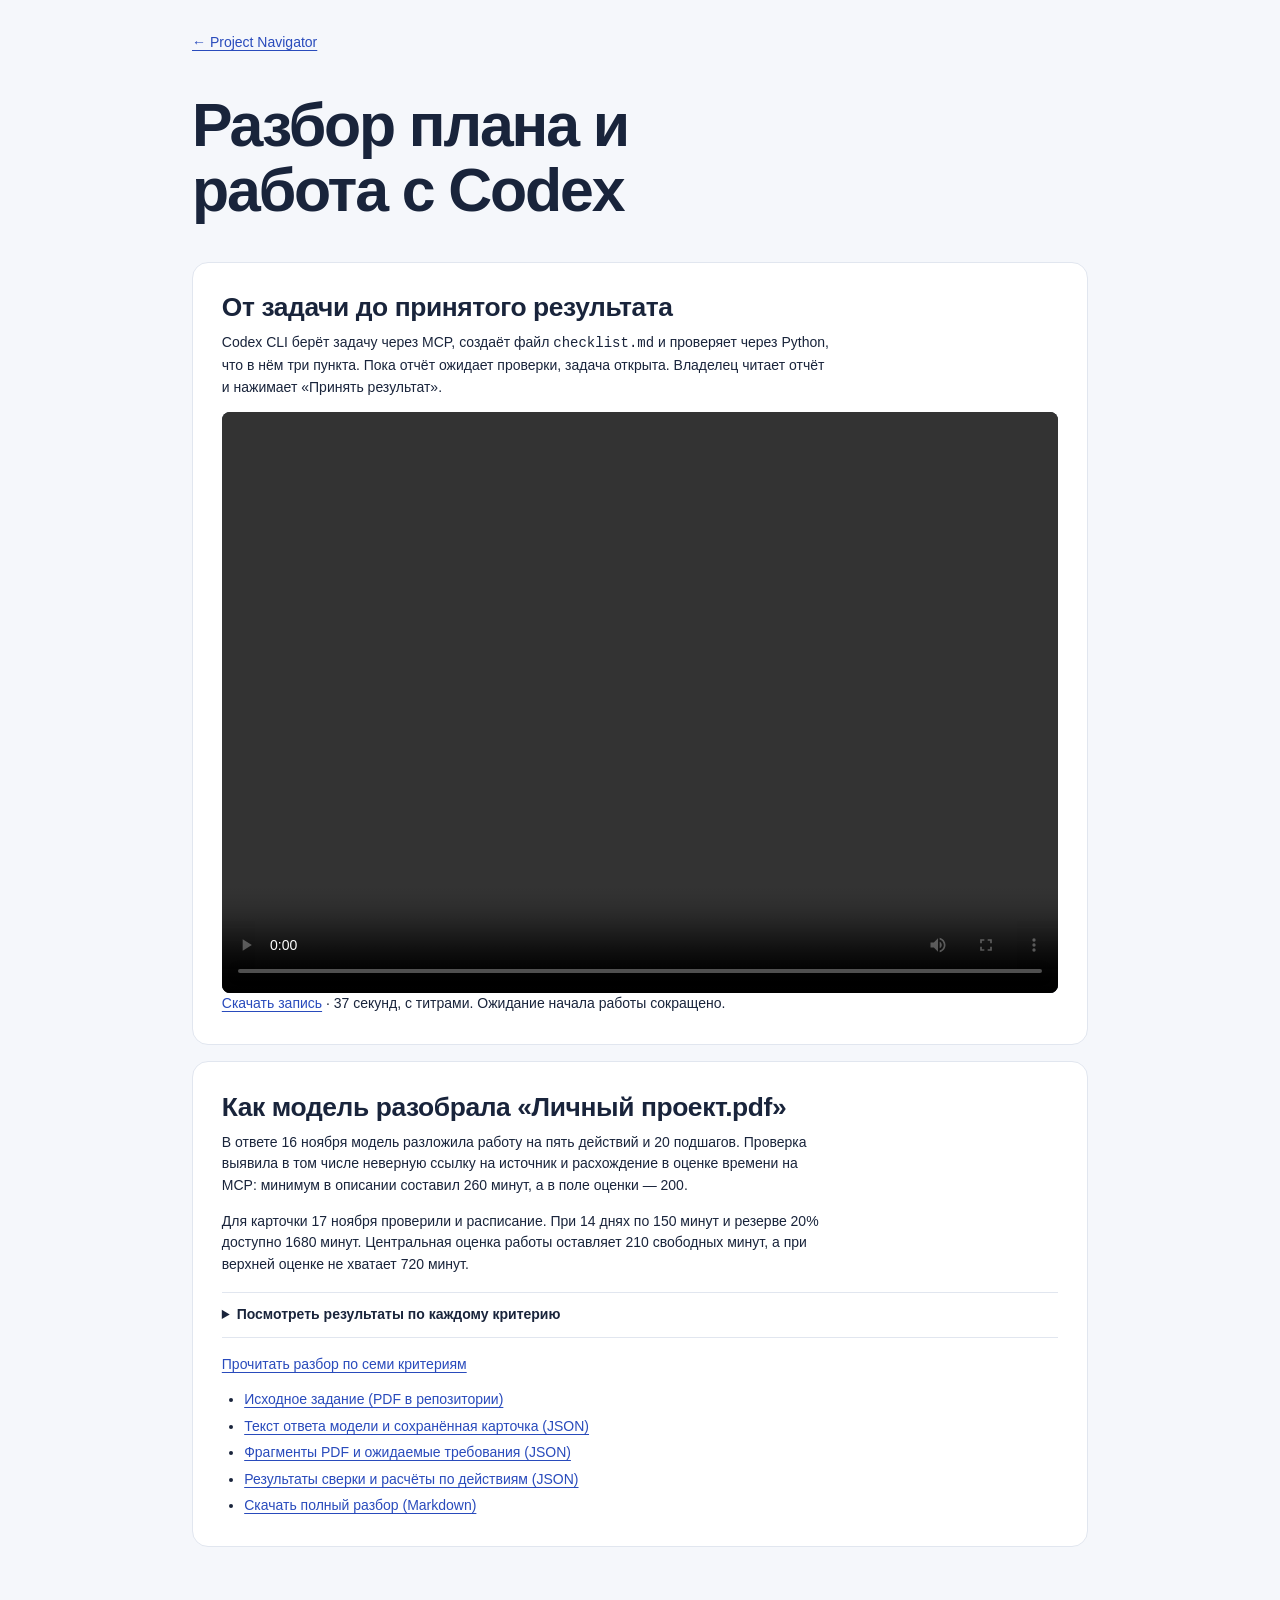
<file: web/evidence/index.html>
<!doctype html>
<html lang="ru">
<head>
  <meta charset="utf-8">
  <meta name="viewport" content="width=device-width, initial-scale=1">
  <title>Разбор плана и работа с Codex · Project Navigator</title>
  <script src="../theme.js"></script>
  <link rel="stylesheet" href="../styles.css">
  <style>
    body { display: block; margin: 0; background: var(--canvas); color: var(--ink); }
    main { width: min(56rem, calc(100% - 2.5rem)); margin: 0 auto; padding: 2rem 0 3rem; }
    h1 { font-size: clamp(2rem, 5.8vw, 3.8rem); max-width: 19ch; line-height: 1.06; margin: 0.65em 0; letter-spacing: -.035em; }
    h2 { font-size: clamp(1.3rem, 3vw, 1.65rem); line-height: 1.25; margin: 0 0 .5rem; }
    a { color: var(--accent-text); text-underline-offset: .18em; }
    section { padding: clamp(1rem, 3vw, 1.8rem); margin: 1rem 0; background: var(--surface); border: 1px solid var(--line); border-radius: 1rem; }
    p, li { max-width: 78ch; line-height: 1.55; }
    video { display: block; width: 100%; height: auto; aspect-ratio: 1440/1000; background: #101722; border-radius: .5rem; }
    ul { padding-left: 1.4rem; }
    li + li { margin-top: .3rem; }
    details { padding-block: .7rem; border-block: 1px solid var(--line); margin-block: 1rem; }
    summary { cursor: pointer; font-weight: 600; }
    dt { font-weight: 600; }
    dd { margin: .2rem 0 1rem; color: var(--text-secondary); }
    section > :last-child { margin-bottom: 0; }
  </style>
</head>
<body>
  <main>
    <a href="/">← Project Navigator</a>
    <h1>Разбор плана и работа с Codex</h1>
    <section id="video" aria-labelledby="video-heading">
      <h2 id="video-heading">От задачи до принятого результата</h2>
      <p>Codex CLI берёт задачу через MCP, создаёт файл <code>checklist.md</code> и проверяет через Python, что в нём три пункта. Пока отчёт ожидает проверки, задача открыта. Владелец читает отчёт и нажимает «Принять результат».</p>
      <video controls playsinline preload="metadata" aria-label="Запись выполнения задачи и принятия отчёта">
        <source src="codex-review.mp4" type="video/mp4">
        <a href="codex-review.mp4">Смотреть MP4</a>
      </video>
      <p><a href="codex-review.mp4" download>Скачать запись</a> · 37 секунд, с титрами. Ожидание начала работы сокращено.</p>
    </section>
    <section id="quality" aria-labelledby="quality-heading">
      <h2 id="quality-heading">Как модель разобрала «Личный проект.pdf»</h2>
      <p>В ответе 16 ноября модель разложила работу на пять действий и 20 подшагов. Проверка выявила в том числе неверную ссылку на источник и расхождение в оценке времени на MCP: минимум в описании составил 260 минут, а в поле оценки — 200.</p>
      <p>Для карточки 17 ноября проверили и расписание. При 14 днях по 150 минут и резерве 20% доступно 1680 минут. Центральная оценка работы оставляет 210 свободных минут, а при верхней оценке не хватает 720 минут.</p>
      <details id="criteria" hidden>
        <summary>Посмотреть результаты по каждому критерию</summary>
        <dl id="findings"></dl>
      </details>
      <p><a href="https://github.com/dKowlx/intelligent_system/blob/main/web/evidence/plan-quality.md">Прочитать разбор по семи критериям</a></p>
      <ul>
        <li><a href="https://github.com/dKowlx/intelligent_system/blob/main/Личный%20проект.pdf">Исходное задание (PDF в репозитории)</a></li>
        <li><a href="plan-model-outputs.json">Текст ответа модели и сохранённая карточка (JSON)</a></li>
        <li><a href="plan-source-reference.json">Фрагменты PDF и ожидаемые требования (JSON)</a></li>
        <li><a href="plan-quality-checks.json">Результаты сверки и расчёты по действиям (JSON)</a></li>
        <li><a href="plan-quality.md" download>Скачать полный разбор (Markdown)</a></li>
      </ul>
    </section>
  </main>
  <script>
    const criteria = {
      requirements_coverage: 'Полнота требований', source_support: 'Подтверждение источником',
      rubric_accuracy: 'Точность рубрики', unknown_deadline: 'Неизвестный срок',
      action_verifiability: 'Проверяемость действий', time_consistency: 'Обоснованность времени',
      scope_and_dependencies: 'Границы и зависимости'
    };
    const verdicts = {pass: 'подтверждено', partial: 'частично подтверждено', fail: 'обнаружена ошибка'};
    async function showFindings() {
      const response = await fetch('plan-quality-checks.json');
      if (!response.ok) return;
      const {findings} = await response.json();
      const list = document.getElementById('findings');
      for (const finding of findings) {
        const title = document.createElement('dt');
        const detail = document.createElement('dd');
        title.textContent = (criteria[finding.criterion] || finding.criterion) + ' — ' + verdicts[finding.result];
        detail.textContent = finding.evidence;
        list.append(title, detail);
      }
      document.getElementById('criteria').hidden = findings.length === 0;
    }
    showFindings().catch(() => {}); // Links to the full review also work without JavaScript.
  </script>
</body>
</html>
</file>
<file: web/styles.css>
:root {
  color-scheme: light;
  --ink: #19243b;
  --muted: #5e6d86;
  --canvas: #f5f7fb;
  --surface: #ffffff;
  --soft: #f0f3fa;
  --line: #e1e6ef;
  --accent: #365de8;
  --accent-soft: #edf1ff;
  --focus: #192e70;
  --error: #a4343e;
  --warning: #866018;
  --success: #216a58;
  --text-secondary: #45526a;
  --placeholder: #66748c;
  --border-strong: #d4dcea;
  --accent-border: #a3b5fa;
  --accent-text: #294bbc;
  --accent-hover: #2548c6;
  --focus-ring: #8199ff;
  --error-border: #ebcdd1;
  --error-soft: #fff3f4;
  --warning-border: #ead9b6;
  --warning-soft: #fffbf2;
  --success-border: #c8e3d8;
  --success-soft: #edf7f3;
  --accent-surface: #f5f7ff;
  --track: #edf0f6;
  --capacity-fill: #6985ed;
  --route-line: #cdd7ed;
  --scrollbar: #c6cfdf;
  --subtle: #aab4c5;
  --warning-track: #f0c46d;
  --shadow: #19243b20;
  --shadow-subtle: #19243b04;
  --accent-shadow: #365de81a;
  --focus-shadow: #365de810;
  --focus-muted: #b9c9fc;
  --focus-dot: #a9bfff;
  --focus-copy: #d0dafa;
  --focus-result: #f0f4ff;
  --focus-line: #617abf;
  --focus-button-hover: #e4ebff;
  --on-accent: #ffffff;
  --danger-button: #a4343e;
  --focus-button: #ffffff;
  --diagram-grid: #dce3f0;
  font-family: -apple-system, BlinkMacSystemFont, "Segoe UI", sans-serif;
  font-synthesis: none;
  text-rendering: optimizeLegibility;
}

:root[data-theme="dark"] {
  color-scheme: dark;
  --ink: #e7edf8;
  --muted: #a4b2ca;
  --canvas: #101722;
  --surface: #192231;
  --soft: #242f42;
  --line: #334158;
  --accent: #9bb3ff;
  --accent-soft: #253554;
  --focus: #243e78;
  --error: #ffacb4;
  --warning: #ecc57c;
  --success: #8ed9bc;
  --text-secondary: #bdc9dd;
  --placeholder: #9eacc4;
  --border-strong: #596a85;
  --accent-border: #5978b8;
  --accent-text: #b7c9ff;
  --accent-hover: #b4c6ff;
  --focus-ring: #b1c4ff;
  --error-border: #81515e;
  --error-soft: #382630;
  --warning-border: #77613f;
  --warning-soft: #332e24;
  --success-border: #3e705f;
  --success-soft: #20382f;
  --accent-surface: #222f49;
  --track: #354158;
  --capacity-fill: #94adff;
  --route-line: #50617d;
  --scrollbar: #60708b;
  --subtle: #8291ac;
  --warning-track: #846f45;
  --shadow: #00000050;
  --shadow-subtle: #00000020;
  --accent-shadow: #00000020;
  --focus-shadow: #9bb3ff30;
  --on-accent: #14213c;
  --danger-button: #bb4457;
  --focus-button: #eef3ff;
  --diagram-grid: #2b3a51;
}
* { box-sizing: border-box; }
html { scroll-behavior: smooth; scroll-padding-top: 70px; }
body { margin: 0; background: var(--canvas); color: var(--ink); font-size: 14px; line-height: 1.55; -webkit-font-smoothing: antialiased; }
button, input, textarea, select { font: inherit; }
select { min-height: 44px; max-width: 100%; padding: 8px 10px; border: 1px solid var(--border-strong); border-radius: 7px; background: var(--surface); color: var(--ink); }
.theme-control { display: grid; gap: 6px; margin: 24px 8px 0; }
@media (max-width: 980px) { .theme-control { grid-column: 1 / -1; display: flex; align-items: center; gap: 12px; margin: 0; } .theme-control select { width: auto; flex: 1; max-width: 240px; } }
button, a, input, textarea, summary { -webkit-tap-highlight-color: transparent; }
button, summary { cursor: pointer; }
button { min-height: 44px; color: inherit; }
button:disabled { opacity: .45; cursor: not-allowed; }
a { color: var(--accent); text-underline-offset: 4px; }
button, a, summary, input, textarea { transition: background-color 160ms ease, border-color 160ms ease, color 160ms ease, box-shadow 160ms ease; }
:focus-visible { outline: 3px solid var(--focus-ring); outline-offset: 3px; }
[hidden] { display: none !important; }
h1, h2, h3, p, button, label, a, li, strong, span { overflow-wrap: anywhere; }
h1, h2, h3, p { margin-top: 0; }
h1 { margin: 0; font-size: clamp(26px, 2.5vw, 32px); font-weight: 650; letter-spacing: -1px; line-height: 1.22; }
h2 { margin: 0; font-size: 18px; font-weight: 650; letter-spacing: -.4px; line-height: 1.4; }
h3 { margin: 0 0 8px; font-size: 15px; font-weight: 600; line-height: 1.4; }
main, section, aside, form, fieldset, input, textarea { min-width: 0; }
section[id], h2[id] { scroll-margin-top: 78px; }
.visually-hidden { position: absolute; width: 1px; height: 1px; margin: -1px; padding: 0; overflow: hidden; clip-path: inset(50%); white-space: nowrap; }
.skip-link { position: fixed; top: -80px; left: 16px; z-index: 100; display: inline-flex; align-items: center; min-height: 44px; padding: 10px 16px; border-radius: 8px; background: var(--surface); color: var(--ink); box-shadow: 0 3px 12px var(--shadow); }
.skip-link:focus { top: 12px; }
.icon { display: block; flex: 0 0 20px; width: 20px; height: 20px; }

/* Persistent project navigation; the workspace has one active view. */
.app-shell { display: grid; grid-template-columns: 232px minmax(0, 1fr); min-height: 100vh; }
.sidebar { position: sticky; top: 0; height: 100vh; height: 100dvh; display: flex; flex-direction: column; padding: 26px 16px 20px; border-right: 1px solid var(--line); background: var(--surface); overflow-y: auto; scrollbar-width: thin; }
.brand { display: flex; align-items: center; gap: 12px; min-height: 44px; padding: 0 8px; color: var(--ink); text-decoration: none; }
.brand > .icon { flex-basis: 34px; width: 34px; height: 34px; padding: 5px; border-radius: 9px; background: var(--accent); color: var(--on-accent); }
.brand strong { display: block; font-size: 20px; font-weight: 700; letter-spacing: -.8px; line-height: 1.15; }
.brand small { display: block; margin-top: 4px; color: var(--muted); font-size: 10px; line-height: 1.5; }
.add-assignment-link { display: flex; align-items: center; justify-content: center; gap: 8px; min-height: 44px; margin: 28px 4px 26px; padding: 10px 12px; border: 1px solid var(--line); border-radius: 8px; color: var(--ink); font-size: 13px; font-weight: 600; text-decoration: none; box-shadow: 0 2px 3px var(--shadow-subtle); }
.app-shell:has(.workspace[data-view="upload"]) .add-assignment-link, .add-assignment-link:hover { border-color: var(--accent-border); color: var(--accent); background: var(--accent-soft); }
.sidebar-heading { display: flex; align-items: center; justify-content: space-between; margin: 0 12px 12px; color: var(--muted); font-size: 12px; font-weight: 500; }
.count-badge, .light-count { display: grid; place-items: center; min-width: 23px; height: 23px; padding: 0 5px; border-radius: 6px; background: var(--soft); color: var(--muted); font-size: 11px; font-weight: 600; }
.assignment-list { display: grid; gap: 5px; margin: 0; padding: 0; list-style: none; }
.assignment-button { position: relative; width: 100%; padding: 12px 12px 12px 31px; border: 1px solid transparent; border-radius: 8px; background: transparent; color: var(--muted); text-align: left; }
.assignment-button::before { content: ""; position: absolute; top: 18px; left: 12px; width: 8px; height: 8px; border: 1.5px solid var(--border-strong); border-radius: 3px; }
.assignment-button:hover { background: var(--canvas); color: var(--ink); }
.assignment-button.is-selected { background: var(--accent-soft); color: var(--accent-text); }
.assignment-button.is-selected::before { border-color: var(--accent); background: var(--accent); }
.assignment-name { display: block; font-size: 13px; font-weight: 600; line-height: 1.45; }
.assignment-subtitle { display: block; margin-top: 5px; color: var(--muted); font-size: 11px; line-height: 1.45; }
.sidebar-placeholder { padding: 12px; color: var(--muted); font-size: 12px; }
.sidebar-footer { display: flex; gap: 10px; align-items: flex-start; margin: auto 8px 0; padding-top: 28px; color: var(--muted); font-size: 11px; }
.sidebar-footer .icon { margin-top: 2px; width: 17px; height: 17px; flex-basis: 17px; }
.sidebar-footer strong { font-weight: 600; color: var(--text-secondary); }
.sidebar-footer p { margin: 4px 0 0; }
.workspace { width: 100%; max-width: 1480px; margin: 0 auto; padding: 0 36px; }
.topbar { display: flex; justify-content: space-between; align-items: center; gap: 16px; min-height: 62px; border-bottom: 1px solid var(--line); }
.breadcrumb { margin: 0; color: var(--muted); font-size: 11px; }
.breadcrumb span { margin: 0 10px; color: var(--subtle); }
.breadcrumb strong { font-weight: 500; color: var(--text-secondary); }
.topbar-signature { font-size: 11px; color: var(--muted); }
.page-intro { display: flex; align-items: center; justify-content: space-between; gap: 24px; padding: 28px 0 22px; }
.page-intro > div:first-child { min-width: 0; }
.intro-description { max-width: 82ch; margin: 8px 0 0; color: var(--muted); font-size: 13px; line-height: 1.65; }
.deadline-label { flex: 0 0 auto; max-width: 100%; white-space: nowrap; padding: 7px 10px; border: 1px solid var(--line); border-radius: 6px; color: var(--muted); font-size: 13px; background: var(--surface); }
.workflow-nav { position: sticky; top: 0; z-index: 15; display: flex; gap: 20px; margin-bottom: 18px; border-bottom: 1px solid var(--line); background: var(--canvas); }
.workflow-button { position: relative; display: flex; align-items: center; justify-content: center; gap: 8px; min-height: 48px; padding: 8px 4px 12px; border: 0; background: transparent; color: var(--muted); font-size: 13px; font-weight: 500; }
.workflow-button .icon { width: 17px; height: 17px; flex-basis: 17px; }
.workflow-button::after { content: ""; position: absolute; left: 0; right: 0; bottom: -1px; height: 2px; border-radius: 2px 2px 0 0; background: var(--accent); transform: scaleX(0); transition: transform 180ms ease; }
.workflow-button:hover:not(:disabled) { color: var(--accent); }
.workflow-button.is-current { color: var(--accent); }
.workflow-button.is-current::after { transform: scaleX(1); }
.workspace[data-view="upload"] .workflow-nav, .workspace[data-view="upload"] .deadline-label { display: none; }
.workspace[data-view="upload"] .page-intro { padding-block: 36px 24px; }
.workspace[data-view="upload"] h1 { max-width: 24ch; font-size: clamp(28px, 3vw, 38px); }
.mode-notice { margin: 0 0 18px; padding: 0; color: var(--muted); font-size: 11px; line-height: 1.6; }
.mode-notice.is-error { padding: 12px; border: 1px solid var(--error-border); border-radius: 8px; color: var(--error); background: var(--error-soft); }
.initial-error { display: flex; align-items: center; justify-content: space-between; gap: 16px; padding: 18px; margin-bottom: 20px; border: 1px solid var(--error-border); border-radius: 10px; color: var(--error); background: var(--error-soft); }
.initial-error p { margin: 4px 0 0; }
.workspace-grid { display: grid; grid-template-columns: minmax(0, 1fr); gap: 20px; align-items: start; }
.workspace-grid[data-view="chat"] { grid-template-columns: minmax(0, 1fr) 290px; }
.workspace-grid[data-view="overview"] { display: none; }
.page-footer { display: flex; justify-content: space-between; gap: 12px; flex-wrap: wrap; padding: 26px 0; color: var(--muted); font-size: 10px; }
.page-footer a { color: var(--accent-text); font-size: .85rem; text-underline-offset: .18em; }

/* Shared form language. */
.panel { border: 1px solid var(--line); border-radius: 12px; background: var(--surface); }
.panel-heading { display: flex; align-items: center; justify-content: space-between; gap: 16px; padding: 22px 24px; }
.panel-heading p { margin: 5px 0 0; color: var(--muted); font-size: 12px; line-height: 1.6; }
.context-tag { display: inline-flex; align-items: center; min-height: 26px; padding: 4px 8px; border: 1px solid var(--line); border-radius: 5px; color: var(--muted); font-size: 10px; line-height: 1.4; }
.button { display: inline-flex; align-items: center; justify-content: center; gap: 8px; min-width: 44px; min-height: 44px; max-width: 100%; padding: 10px 16px; border: 1px solid transparent; border-radius: 7px; font-size: 12px; font-weight: 600; line-height: 1.5; text-decoration: none; }
.button-primary, .upload-submit { background: var(--accent); color: var(--on-accent); box-shadow: 0 2px 4px var(--accent-shadow); }
.button-primary:hover:not(:disabled), .upload-submit:hover:not(:disabled) { background: var(--accent-hover); }
.button-secondary { border-color: var(--border-strong); background: var(--surface); color: var(--ink); }
.button-secondary:hover:not(:disabled) { border-color: var(--accent-border); background: var(--accent-soft); }
.text-button { display: inline-flex; align-items: center; justify-content: center; gap: 8px; max-width: 100%; min-width: 44px; min-height: 44px; padding: 8px 4px; border: 0; border-radius: 5px; background: transparent; color: var(--accent); font-size: 12px; line-height: 1.5; }
.text-button:hover:not(:disabled) { background: var(--accent-soft); }
.danger-text { color: var(--error); }
.button-danger { background: var(--danger-button); color: #ffffff; }
label { color: var(--text-secondary); font-size: 12px; font-weight: 500; }
label > span { font-weight: 400; color: var(--muted); }
input, textarea { width: 100%; max-width: 100%; min-width: 0; min-height: 44px; padding: 10px 12px; border: 1px solid var(--border-strong); border-radius: 7px; background: var(--surface); color: var(--ink); font-size: 13px; line-height: 1.55; }
input::placeholder, textarea::placeholder { color: var(--placeholder); opacity: 1; }
input:focus-visible, textarea:focus-visible { outline: 2px solid var(--accent); outline-offset: 2px; }
input[type="checkbox"] { width: 20px; min-height: 20px; height: 20px; accent-color: var(--accent); }
textarea { resize: vertical; }
.upload-status, .empty-note { margin: 0; color: var(--muted); font-size: 12px; line-height: 1.65; }
.upload-error, .inline-error { padding: 12px 14px; margin: 12px 0 0; border: 1px solid var(--error-border); border-radius: 7px; background: var(--error-soft); color: var(--error); font-size: 12px; }
.eyebrow { margin: 0 0 10px; font-size: 11px; font-weight: 500; letter-spacing: .1px; }

/* Creation is a brief, beside an honest illustrative project route. */
.creation-grid { display: grid; grid-template-columns: minmax(0, 1.2fr) minmax(0, 1fr); gap: 28px; align-items: start; }
.creation-form .panel-heading { padding-bottom: 20px; }
#upload-toggle { flex-shrink: 0; white-space: nowrap; }
.text-project-form { display: grid; gap: 20px; padding: 0 24px 24px; }
.text-project-form label { display: grid; gap: 8px; }
.text-project-form textarea { min-height: 180px; }
.creation-actions { display: flex; gap: 10px; flex-wrap: wrap; }
.creation-actions .button-primary { flex: 1; }
.pdf-create { border-top: 1px solid var(--line); }
.pdf-create > summary { min-height: 52px; padding: 16px 24px; color: var(--accent); font-size: 12px; }
.upload-form { padding: 4px 24px 24px; }
.upload-fields { display: grid; gap: 16px; }
.upload-name, .file-picker > label { display: block; }
.upload-name input, .file-picker input { margin-top: 7px; }
.file-picker input { padding: 4px; font-size: 11px; background: var(--canvas); }
.file-picker input::file-selector-button { min-height: 38px; margin-right: 8px; padding: 7px 10px; border: 0; border-radius: 5px; background: var(--accent-soft); color: var(--accent-text); font: inherit; font-weight: 500; cursor: pointer; }
.upload-rules { margin: 10px 0 0; color: var(--muted); font-size: 11px; }
.selected-files { display: flex; flex-wrap: wrap; gap: 6px; margin: 12px 0 0; padding: 0; list-style: none; }
.selected-files li { max-width: 100%; padding: 5px 8px; border: 1px solid var(--line); border-radius: 5px; background: var(--canvas); font-size: 11px; }
.upload-actions { display: flex; flex-wrap: wrap; align-items: center; gap: 10px; margin-top: 16px; }
.upload-actions .upload-status { flex-basis: 100%; }
.creation-preview { padding: 24px 8px 24px 0; }
.preview-heading { display: flex; align-items: center; gap: 14px; color: var(--muted); font-size: 17px; line-height: 1.5; }
.preview-heading strong { font-size: 22px; font-weight: 650; letter-spacing: -.5px; color: var(--ink); }
.preview-icon { display: grid; place-items: center; flex: 0 0 50px; height: 50px; border-radius: 12px; background: var(--accent-soft); color: var(--accent); }
.preview-icon .icon { width: 30px; height: 30px; }
.creation-preview > p { margin: 20px 0 24px; color: var(--muted); font-size: 13px; }
.preview-route { display: grid; margin: 0; padding: 0; list-style: none; }
.preview-route li { position: relative; display: grid; grid-template-columns: 28px minmax(0, 1fr) auto; align-items: start; gap: 12px; min-height: 88px; }
.preview-route li:not(:last-child)::before { content: ""; position: absolute; top: 34px; bottom: 6px; left: 13px; width: 1px; background: var(--route-line); }
.preview-step { display: grid; place-items: center; width: 28px; height: 28px; border: 1px solid var(--accent-border); border-radius: 50%; color: var(--accent); font-size: 13px; background: var(--surface); }
.preview-route strong { font-size: 13px; font-weight: 600; }
.preview-route p { margin: 4px 0 18px; color: var(--muted); font-size: 11px; }
.preview-time { padding-top: 3px; color: var(--muted); font-size: 11px; white-space: nowrap; }
.preview-budget { padding: 18px; border: 1px solid var(--line); border-radius: 10px; background: var(--surface); }
.preview-budget > div:first-child { display: flex; justify-content: space-between; flex-wrap: wrap; gap: 8px; font-size: 11px; color: var(--muted); }
.preview-budget strong { color: var(--ink); font-weight: 600; }
.preview-bar { height: 6px; margin: 13px 0; border-radius: 8px; background: var(--warning-track); overflow: hidden; }
.preview-bar > span { display: block; width: 95.7%; height: 100%; border-radius: inherit; background: var(--accent); }
.preview-budget p { margin: 0; color: var(--warning); font-size: 11px; }
.creation-preview > small { display: block; margin-top: 12px; color: var(--muted); font-size: 10px; }

/* Overview: one focal action, a real route, and constrained capacity. */
.overview-metrics { display: grid; grid-template-columns: repeat(4, minmax(0, 1fr)); padding: 22px 0; margin-bottom: 24px; border-block: 1px solid var(--line); }
.metric-item { display: grid; align-content: start; gap: 5px; padding: 0 24px; border-left: 1px solid var(--line); }
.metric-item:first-child { padding-left: 0; border: 0; }
.metric-label { color: var(--muted); font-size: 11px; }
.metric-value { color: var(--ink); font-size: clamp(18px, 1.75vw, 24px); font-weight: 600; letter-spacing: -.5px; line-height: 1.35; }
.overview-stale { grid-column: 1 / -1; margin: 16px 0 0; color: var(--warning); font-size: 11px; }
.overview-grid { display: grid; grid-template-columns: minmax(0, 1.65fr) minmax(260px, 1fr); gap: 24px; align-items: start; }
.overview-main, .overview-aside { display: grid; align-items: start; gap: 24px; min-width: 0; }
.focus-task { padding: 26px 28px; border-radius: 12px; background: var(--focus); color: var(--focus-result); }
.focus-task .eyebrow { display: flex; align-items: center; gap: 8px; color: var(--focus-muted); }
.focus-task .eyebrow::before { content: ""; width: 6px; height: 6px; border-radius: 50%; background: var(--focus-dot); }
.focus-task h2 { max-width: 29ch; margin-bottom: 12px; font-size: 23px; font-weight: 550; letter-spacing: -.55px; line-height: 1.35; }
.focus-task p { font-size: 12px; color: var(--focus-copy); line-height: 1.7; }
.focus-task .focus-result { margin-bottom: 12px; font-size: 14px; color: var(--focus-result); }
.focus-done { padding-left: 12px; border-left: 2px solid var(--focus-line); }
.focus-task .focus-meta { margin: 18px 0; color: var(--focus-muted); font-size: 11px; }
.focus-task .button { background: var(--focus-button); color: var(--focus); border-color: var(--on-accent); box-shadow: none; }
.focus-task .button:hover { background: var(--focus-button-hover); }
.section-heading { display: flex; align-items: center; justify-content: space-between; gap: 12px; margin-bottom: 12px; }
.section-heading h2 { font-size: 16px; }
.section-hint { color: var(--muted); font-size: 11px; }
.overview-route { padding: 0 18px; border: 1px solid var(--line); border-radius: 10px; background: var(--surface); }
.route-item { display: grid; grid-template-columns: 30px minmax(0, 1fr) auto; align-items: center; gap: 12px; width: 100%; padding: 17px 0; border: 0; border-bottom: 1px solid var(--line); background: transparent; text-align: left; }
.route-item:last-child { border-bottom: 0; }
.route-item:hover .route-copy strong { color: var(--accent); }
.route-marker { display: grid; place-items: center; width: 28px; height: 28px; border: 1px solid var(--border-strong); border-radius: 50%; color: var(--muted); font-size: 10px; font-weight: 600; }
.route-item.is-complete .route-marker { border-color: var(--success-border); color: var(--success); background: var(--success-soft); }
.route-copy { display: grid; gap: 4px; min-width: 0; }
.route-copy strong { font-size: 13px; font-weight: 550; transition: color 160ms ease; }
.route-status { color: var(--muted); font-size: 10px; }
.route-duration { color: var(--muted); font-size: 11px; text-align: right; max-width: 76px; }
.capacity-panel, .outcome-panel { padding: 22px; border: 1px solid var(--line); border-radius: 10px; background: var(--surface); }
.capacity-panel h2, .outcome-panel h2 { margin: 0 0 16px; font-size: 15px; }
.capacity-summary { padding: 9px 10px; margin: 0 0 18px; border-radius: 6px; background: var(--soft); color: var(--text-secondary); font-size: 11px; }
.capacity-day { margin-bottom: 13px; }
.capacity-label { display: flex; justify-content: space-between; gap: 8px; margin-bottom: 6px; color: var(--muted); font-size: 10px; }
.capacity-label span:first-child { color: var(--text-secondary); }
.capacity-track { height: 5px; border-radius: 5px; background: var(--track); overflow: hidden; }
.capacity-fill { display: block; height: 100%; border-radius: inherit; background: var(--capacity-fill); }
.overview-aside .button { min-height: 44px; width: 100%; margin-top: 12px; padding-inline: 8px; border-color: var(--line); background: var(--surface); color: var(--accent); font-size: 11px; box-shadow: none; }
.overview-aside .button:hover { background: var(--accent-soft); }
.outcome-panel p { margin: 0 0 12px; font-size: 12px; color: var(--text-secondary); line-height: 1.7; }
.outcome-requirements { margin: 0; padding-left: 16px; color: var(--muted); font-size: 11px; line-height: 1.7; }
.outcome-requirements li { padding-left: 2px; margin-bottom: 8px; }

/* The route canvas has the full workspace width and a compact list alternative. */
.route-board { margin-bottom: 24px; padding: 22px 24px; border: 1px solid var(--line); border-radius: 12px; background: var(--surface); }
.route-board > .section-heading { align-items: flex-start; gap: 18px; }
.route-board-description { margin: 6px 0 0; color: var(--muted); font-size: 12px; }
.route-view-switch { display: flex; gap: 3px; padding: 3px; border: 1px solid var(--line); border-radius: 8px; background: var(--soft); flex-shrink: 0; }
.route-view-switch button { min-height: 44px; padding: 8px 12px; border: 0; border-radius: 5px; background: transparent; color: var(--muted); font-size: 12px; }
.route-view-switch button[aria-pressed="true"] { background: var(--surface); color: var(--accent); box-shadow: 0 1px 4px var(--shadow); }
.route-board .overview-route { border: 0; padding: 0; }
@media (max-width: 540px) { .route-board { padding: 18px 14px; } .route-board > .section-heading { flex-direction: column; gap: 12px; } .route-view-switch { align-self: flex-start; } }

/* Requirements are editable; action details expand where needed. */
.card-panel { margin-bottom: 20px; }
.card-heading { border-bottom: 1px solid var(--line); }
.card-heading-actions { display: flex; align-items: center; justify-content: flex-end; flex-wrap: wrap; gap: 10px; }
.card-body { padding: 20px 24px 24px; }
.card-summary { padding: 18px 24px; margin: 0; color: var(--muted); font-size: 13px; }
.card-notice { max-width: 85ch; margin: 0; color: var(--muted); font-size: 12px; }
.card-actions { display: flex; flex-wrap: wrap; align-items: center; gap: 8px 16px; margin-top: 14px; }
.card-status { margin: 12px 0 0; color: var(--accent); font-size: 12px; }
.card-status:empty { display: none; }
.card-form { margin-top: 22px; }
.card-form fieldset { display: grid; gap: 18px; padding: 0; margin: 0; border: 0; }
.card-form label { display: block; }
.card-form input, .card-form textarea { display: block; margin-top: 7px; font-weight: 400; }
.card-form textarea { min-height: 96px; max-height: 400px; }
.card-field-grid { display: grid; grid-template-columns: repeat(2, minmax(0, 1fr)); align-items: start; gap: 20px; }
.card-date-label { max-width: 300px; }
.card-questions, .card-dirty { margin: 18px 0 0; padding: 12px 14px; border: 1px solid var(--warning-border); border-radius: 7px; background: var(--warning-soft); color: var(--warning); font-size: 12px; }
.card-questions ul { margin: 8px 0 0; padding-left: 18px; }
.card-confirm-row { display: flex; flex-wrap: wrap; align-items: center; gap: 12px 16px; margin-top: 20px; }
.card-confirm-note { max-width: 52ch; color: var(--muted); font-size: 11px; }
.action-editor { margin-top: 28px; }
#card-actions-editor { display: grid; gap: 8px; margin: 16px 0; }
.accordion-action { border: 1px solid var(--line); border-radius: 8px; }
.accordion-action > summary { padding: 14px 16px; min-height: 48px; font-size: 13px; font-weight: 500; }
.accordion-action > summary:hover { color: var(--accent); background: var(--canvas); border-radius: 8px; }
.card-form .action-card { grid-template-columns: repeat(2, minmax(0, 1fr)); gap: 16px; padding: 16px; border-top: 1px solid var(--line); }
.action-card > legend { float: left; grid-column: 1 / -1; font-size: 11px; color: var(--muted); }
.action-card > label:first-of-type { grid-column: 1 / -1; }
.card-form .action-links { padding: 12px; border: 1px solid var(--line); border-radius: 6px; display: block; }
.action-links legend { font-size: 11px; padding: 0 4px; }
.action-links .action-link-option { display: flex; align-items: center; gap: 10px; min-height: 44px; padding: 4px 0; font-size: 12px; }
.action-link-option input { flex: 0 0 20px; margin: 0; }

/* Work list and daily availability share a stable, flat grid. */
.plan-form { display: grid; grid-template-columns: minmax(0, 1fr) 270px; align-items: start; gap: 20px 24px; padding: 0 24px; }
.task-editor-intro { margin: 0 0 12px; color: var(--muted); font-size: 11px; }
.plan-task-list { border-top: 1px solid var(--line); }
.plan-task { display: grid; grid-template-columns: 44px minmax(0, 1fr) 72px 72px; align-items: start; gap: 8px 10px; padding: 16px 0; border-bottom: 1px solid var(--line); }
.plan-task > input[type="checkbox"] { appearance: none; position: relative; width: 44px; height: 44px; margin: 3px 0 0; padding: 0; border: 0; border-radius: 6px; background: transparent; cursor: pointer; }
.plan-task > input[type="checkbox"]::before { content: ""; position: absolute; top: 12px; left: 12px; width: 20px; height: 20px; border: 1px solid var(--border-strong); border-radius: 5px; background: var(--surface); }
.plan-task > input[type="checkbox"]:checked::before { border-color: var(--accent); background: var(--accent); }
.plan-task > input[type="checkbox"]:checked::after { content: "✓"; position: absolute; top: 9px; left: 12px; width: 20px; color: var(--on-accent); text-align: center; font-size: 16px; line-height: 26px; }
.task-edit-info { min-width: 0; padding-top: 5px; }
.task-title-text { margin: 0; font-size: 13px; font-weight: 550; line-height: 1.6; }
.task-origin { display: block; margin-top: 6px; color: var(--muted); font-size: 10px; }
.task-minutes-label { display: grid; align-content: start; gap: 5px; font-size: 10px; font-weight: 400; }
.task-minutes-input { padding: 8px 7px; font-size: 12px; }
.plan-task.is-complete .task-title-text { color: var(--muted); text-decoration: line-through; }
.plan-task input[readonly] { background: var(--soft); border-color: transparent; color: var(--muted); }
.task-detail { grid-column: 2 / -1; color: var(--muted); font-size: 11px; }
.task-detail summary { display: flex; align-items: center; min-height: 44px; color: var(--accent); }
.task-detail summary::before { content: "+"; margin-right: 8px; }
.task-detail[open] summary::before { content: "−"; }
.task-detail p { margin: 0 0 8px; line-height: 1.7; }
.availability-settings { padding: 0 16px 16px; border: 1px solid var(--line); border-radius: 9px; background: var(--canvas); }
.availability-settings > summary { display: flex; align-items: center; justify-content: space-between; gap: 12px; min-height: 52px; padding-block: 12px; list-style: none; font-size: 13px; font-weight: 600; }
.availability-settings > summary::-webkit-details-marker { display: none; }
.availability-settings:not([open]) { padding-bottom: 0; }
.settings-chevron { color: var(--muted); transition: transform 160ms ease; }
.availability-settings[open] .settings-chevron { transform: rotate(180deg); }
.availability-body > p { margin: 0 0 16px; font-size: 11px; color: var(--muted); }
.plan-inputs { display: grid; grid-template-columns: repeat(2, minmax(0, 1fr)); gap: 12px; margin-bottom: 18px; }
.plan-inputs label, .availability-days label, .start-date-field, .reserve-field { display: grid; gap: 6px; font-size: 11px; font-weight: 400; }
.plan-inputs input, .availability-days input { padding-inline: 8px; }
.availability-days { display: grid; grid-template-columns: repeat(3, minmax(0, 1fr)); gap: 10px; margin-bottom: 18px; }
.start-date-field { margin-bottom: 16px; }
.start-date-field > span { font-size: 10px; }
.reserve-field { max-width: 170px; }
.plan-save-bar { grid-column: 1 / -1; display: flex; justify-content: space-between; gap: 16px; align-items: center; padding-top: 18px; border-top: 1px solid var(--line); }
.plan-save-bar > div { display: flex; align-items: center; justify-content: flex-end; flex-wrap: wrap; gap: 12px; flex-shrink: 0; }
#plan-save-status { font-size: 11px; max-width: 58ch; }
.plan-stale { margin: 16px 24px 0; color: var(--warning); font-size: 11px; }
.plan-footnote { margin: 16px 24px 22px; color: var(--muted); font-size: 11px; }
.planning-panel > .inline-error { margin: 16px 24px; }
.plan-result { display: grid; grid-template-columns: repeat(2, minmax(0, 1fr)); gap: 14px; align-items: start; margin: 24px 24px 0; padding-top: 24px; border-top: 1px solid var(--line); }
.plan-summary { grid-column: 1 / -1; padding: 16px; border: 1px solid var(--success-border); border-radius: 8px; background: var(--success-soft); color: var(--success); font-size: 12px; }
.plan-summary strong { display: block; margin-bottom: 4px; font-size: 14px; font-weight: 600; }
.plan-summary.is-insufficient { background: var(--warning-soft); border-color: var(--warning-border); color: var(--warning); }
.next-action { grid-column: 1 / -1; padding: 20px; border: 1px solid var(--accent-border); border-radius: 8px; background: var(--accent-surface); }
.next-action h3 { margin-bottom: 10px; font-size: 18px; }
.next-action p { margin-bottom: 8px; font-size: 13px; }
.next-action small { font-size: 11px; color: var(--muted); }
.next-action .eyebrow { display: block; color: var(--accent); }
.coverage-summary { grid-column: 1 / -1; margin: 0; color: var(--muted); font-size: 12px; }
.plan-warnings, .plan-remainder { grid-column: 1 / -1; padding: 14px 16px; border: 1px solid var(--warning-border); border-radius: 8px; background: var(--warning-soft); color: var(--warning); font-size: 12px; }
.plan-warnings summary { min-height: 44px; display: flex; align-items: center; }
.plan-warnings ul, .plan-remainder ul { margin: 8px 0 0; padding-left: 18px; }
.plan-warnings li + li { margin-top: 6px; }
.plan-remainder h3 { font-size: 14px; }
.plan-assumptions { grid-column: 1 / -1; margin: 0; padding-left: 18px; color: var(--muted); font-size: 11px; line-height: 1.8; }
.plan-day { align-self: stretch; padding: 18px; border: 1px solid var(--line); border-radius: 8px; }
.plan-day h3 { display: flex; align-items: baseline; justify-content: space-between; gap: 10px; flex-wrap: wrap; margin-bottom: 12px; font-size: 13px; }
.plan-day h3 span { font-weight: 400; font-size: 11px; color: var(--muted); }
.plan-day ul { margin: 0; padding-left: 16px; color: var(--text-secondary); font-size: 12px; line-height: 1.8; }
.plan-day li + li { margin-top: 8px; }

/* Focused assistant, with independent conversation and sources scrolling. */
.chat-panel { display: flex; flex-direction: column; height: clamp(570px, calc(100dvh - 235px), 900px); }
.chat-heading { border-bottom: 1px solid var(--line); flex-shrink: 0; }
.conversation { flex: 1; min-height: 200px; padding: 24px; overflow-y: auto; scroll-behavior: smooth; scrollbar-width: thin; scrollbar-color: var(--scrollbar) transparent; overflow-wrap: anywhere; }
.chat-welcome { display: flex; flex-direction: column; align-items: center; justify-content: center; min-height: 100%; gap: 16px; padding: 20px 10px; text-align: center; }
.welcome-mark { display: grid; place-items: center; flex: 0 0 48px; width: 48px; height: 48px; border-radius: 12px; background: var(--accent-soft); color: var(--accent); font-size: 27px; line-height: 1; }
.welcome-copy { max-width: 45ch; }
.chat-welcome h3 { margin-bottom: 9px; font-size: 20px; font-weight: 550; letter-spacing: -.5px; }
.chat-welcome p { margin: 0; color: var(--muted); font-size: 12px; line-height: 1.7; }
.chat-welcome small { display: block; margin-top: 10px; color: var(--muted); font-size: 10px; }
.composer-area { flex-shrink: 0; padding: 16px 20px; border-top: 1px solid var(--line); }
.prompt-list { display: flex; flex-wrap: wrap; gap: 6px; padding-bottom: 10px; }
.prompt-button { display: inline-flex; align-items: center; justify-content: center; gap: 8px; min-height: 44px; padding: 7px 9px; border: 1px solid var(--line); border-radius: 6px; background: var(--surface); color: var(--muted); font-size: 10px; }
.prompt-button:hover:not(:disabled) { color: var(--accent); border-color: var(--accent-border); background: var(--accent-soft); }
.chat-form { display: flex; align-items: flex-end; gap: 8px; padding: 8px; border: 1px solid var(--border-strong); border-radius: 10px; background: var(--canvas); }
.chat-form:focus-within { border-color: var(--accent); box-shadow: 0 0 0 3px var(--focus-shadow); }
.chat-form textarea { border: 0; min-height: 66px; max-height: 200px; padding: 6px; background: transparent; font-size: 13px; }
.chat-form textarea:focus-visible { outline: none; }
.send-button { display: grid; place-items: center; flex: 0 0 44px; width: 44px; height: 44px; padding: 0; border: 0; border-radius: 7px; background: var(--accent); color: var(--on-accent); font-size: 23px; line-height: 1; }
.cancel-button { flex: 0 0 auto; min-width: 86px; white-space: nowrap; min-height: 44px; padding: 8px 12px; border: 1px solid var(--line); border-radius: 2px; background: transparent; color: var(--muted); font-size: 12px; }
.composer-footer { display: flex; flex-wrap: wrap; justify-content: space-between; gap: 6px; margin-top: 8px; color: var(--muted); }
.composer-footer small { font-size: 9px; }
.message { margin-bottom: 24px; animation: message-in 180ms ease-out both; }
.message:last-child { margin-bottom: 0; }
.message-header { display: flex; align-items: center; flex-wrap: wrap; gap: 7px; margin-bottom: 8px; }
.message-author { font-size: 11px; font-weight: 600; color: var(--ink); }
.message-content { margin: 0; font-size: 13px; line-height: 1.8; white-space: normal; overflow-wrap: anywhere; }
.message-user { margin-left: 32px; padding: 12px 16px; border: 1px solid var(--accent-border); border-radius: 10px 10px 2px 10px; background: var(--accent-surface); }
.message-assistant { padding: 2px 0; }
.message-mode, .message-status { color: var(--muted); font-size: 10px; }
.message-mode { padding: 2px 5px; border-radius: 4px; background: var(--soft); }
.message.is-error .message-content { color: var(--error); }
.message.is-pending .message-content { color: var(--muted); }
.message.is-pending .message-author::before { content: ""; display: inline-block; width: 5px; height: 5px; margin-right: 7px; border-radius: 50%; background: var(--accent); animation: breathe 1.3s ease-in-out infinite; }
.response-sources { display: flex; flex-wrap: wrap; gap: 7px; margin-top: 12px; }
.source-chip { display: inline-flex; align-items: center; min-width: 44px; min-height: 44px; max-width: 100%; padding: 7px 10px; border: 1px solid var(--line); border-radius: 6px; color: var(--accent); background: var(--canvas); font-size: 11px; text-decoration: none; }
.source-chip:hover { background: var(--accent-soft); border-color: var(--accent-border); }
.response-meta { margin-top: 8px; color: var(--muted); font-size: 10px; }
.trace { margin-top: 8px; color: var(--muted); font-size: 11px; }
.trace summary { display: flex; align-items: center; min-height: 44px; width: fit-content; }
.trace ul { margin: 0; padding-left: 16px; line-height: 1.8; }
.retry-button { min-height: 44px; margin-top: 10px; padding: 8px 12px; border: 1px solid var(--line); border-radius: 6px; background: var(--surface); color: var(--accent); font-size: 12px; }
.sources-list { display: grid; gap: 10px; max-height: 520px; padding: 0 18px 18px; overflow-y: auto; scrollbar-width: thin; }
.source-card { padding: 14px; border: 1px solid var(--line); border-radius: 8px; background: var(--canvas); }
.source-heading { display: flex; align-items: baseline; justify-content: space-between; gap: 8px; }
.source-title { flex: 1; min-width: 0; margin: 0; font-size: 12px; font-weight: 600; line-height: 1.5; }
.source-page { flex: 0 1 auto; max-width: 40%; color: var(--muted); font-size: 10px; }
.source-excerpt { margin: 10px 0 0; color: var(--muted); font-size: 12px; line-height: 1.75; }
.source-links { display: flex; flex-wrap: wrap; gap: 4px 12px; }
.source-open { display: inline-flex; align-items: center; min-height: 44px; font-size: 11px; font-weight: 500; text-decoration: none; }
.source-open:hover, .document-open:hover { text-decoration: underline; }
.assignment-details { padding: 0 18px; border-top: 1px solid var(--line); font-size: 12px; }
.assignment-details summary { display: flex; align-items: center; min-height: 50px; font-weight: 500; }
.assignment-details h3 { margin: 12px 0 6px; font-size: 13px; }
.assignment-details ul { margin: 6px 0 18px; padding-left: 17px; color: var(--muted); font-size: 12px; line-height: 1.8; }

/* Source materials and standalone readable excerpts. */
.materials-heading { border-bottom: 1px solid var(--line); }
.materials-heading-actions { display: flex; align-items: center; flex-wrap: wrap; justify-content: flex-end; gap: 12px; }
.materials-ready { display: inline-flex; align-items: center; gap: 7px; color: var(--success); font-size: 11px; }
.small-dot { display: inline-block; flex: 0 0 5px; width: 5px; height: 5px; border-radius: 50%; background: var(--success); }
.materials-body { padding: 20px 24px; }
.materials-next { margin: 0 0 16px; color: var(--muted); font-size: 12px; }
.document-list { display: grid; grid-template-columns: repeat(auto-fit, minmax(min(100%, 290px), 1fr)); gap: 10px; }
.document-card { display: flex; align-items: center; gap: 12px; min-width: 0; padding: 12px; border: 1px solid var(--line); border-radius: 8px; background: var(--canvas); }
.document-icon { display: grid; place-items: center; flex: 0 0 34px; width: 34px; height: 42px; border: 1px solid var(--accent-border); border-radius: 5px; background: var(--accent-soft); color: var(--accent); font-size: 9px; font-weight: 650; }
.document-info { flex: 1; min-width: 0; }
.document-name { display: block; font-size: 12px; font-weight: 600; }
.document-meta { display: block; margin-top: 4px; color: var(--muted); font-size: 10px; }
.document-open { display: inline-flex; align-items: center; flex-shrink: 0; min-height: 44px; font-size: 11px; text-decoration: none; }
.material-search-form { margin-top: 20px; }
.material-search-form > label { display: block; margin-bottom: 7px; }
.material-search-row { display: flex; gap: 10px; }
.material-search-row input { flex: 1; }
.material-search-status { margin: 12px 0; color: var(--muted); font-size: 11px; }
.material-search-status:empty { display: none; }
.material-results { display: grid; grid-template-columns: repeat(2, minmax(0, 1fr)); align-items: start; gap: 12px; }
.materials-footer { display: flex; align-items: center; justify-content: space-between; flex-wrap: wrap; gap: 10px; margin-top: 20px; padding-top: 14px; border-top: 1px solid var(--line); }
.materials-footer > p { margin: 0; max-width: 70ch; color: var(--muted); font-size: 11px; }
.delete-confirmation { margin-top: 12px; padding: 14px; border: 1px solid var(--error-border); border-radius: 8px; background: var(--error-soft); color: var(--error); }
.delete-confirmation p { margin: 0 0 10px; font-size: 12px; }
.delete-confirmation > div { display: flex; flex-wrap: wrap; gap: 8px; }
.structured-text { white-space: normal; overflow-wrap: anywhere; word-break: normal; }
.structured-text p { margin: 0 0 .8em; }
.structured-text ul, .structured-text ol { margin: .65em 0 .85em; padding-inline-start: 1.5em; }
.structured-text ul { list-style-type: disc; }
.structured-text ol { list-style-type: decimal; }
.structured-text li { margin: .3em 0; padding-inline-start: .12em; }
.structured-text li > p { margin-bottom: .35em; }
.structured-text li > ul, .structured-text li > ol { margin-block: .35em; }
.structured-text > :first-child { margin-top: 0; }
.structured-text > :last-child { margin-bottom: 0; }
.source-reader { width: 100%; max-width: 900px; margin: 40px auto; padding: 0 24px; }
.source-reader-header { margin-bottom: 24px; }
.source-reader h1 { margin: 10px 0 12px; font-size: clamp(24px, 3vw, 32px); }
.source-back, .source-reader > a { display: inline-flex; align-items: center; min-height: 44px; font-size: 13px; }
.source-meta { margin: 12px 0 0; color: var(--muted); font-size: 12px; }
.source-reader > p { margin: 0 0 18px; color: var(--muted); font-size: 12px; }
.source-section { margin: 0; color: var(--muted); font-size: 13px; }
.source-content, .source-reader > .structured-text { padding: clamp(18px, 3vw, 30px); border: 1px solid var(--line); border-radius: 10px; background: var(--surface); }
.source-content .structured-text, .source-reader > .structured-text { font-size: 15px; line-height: 1.85; }
.source-reader-footer { margin-top: 18px; }
.source-pdf-link { display: inline-flex; align-items: center; justify-content: center; min-height: 44px; max-width: 100%; padding: 10px 16px; border-radius: 7px; background: var(--accent); color: var(--on-accent); font-size: 13px; text-decoration: none; }
#overview-panel:not([hidden]), #upload-panel:not([hidden]), #card-panel:not([hidden]), #planning:not([hidden]), #chat-panel:not([hidden]) { animation: view-in 180ms ease-out both; }
@keyframes view-in { from { opacity: .5; transform: translateY(4px); } to { opacity: 1; transform: translateY(0); } }
@keyframes message-in { from { opacity: .3; transform: translateY(5px); } to { opacity: 1; transform: translateY(0); } }
@keyframes breathe { 50% { opacity: .35; } }

@media (max-width: 1200px) {
  .app-shell { grid-template-columns: 208px minmax(0, 1fr); }
  .sidebar { padding-inline: 12px; }
  .workspace { padding-inline: 24px; }
  .overview-grid { grid-template-columns: minmax(0, 1.4fr) minmax(240px, 1fr); gap: 18px; }
  .overview-main, .overview-aside { gap: 18px; }
  .focus-task { padding: 24px; }
  .plan-form { grid-template-columns: minmax(0, 1fr) 240px; gap: 18px; }
  .plan-task { grid-template-columns: 44px minmax(0, 1fr) minmax(0, 1fr); }
  .plan-task > input[type="checkbox"] { grid-column: 1; grid-row: 1; }
  .plan-task .task-edit-info { grid-column: 2 / -1; grid-row: 1; }
  .plan-task .task-minutes-label:nth-of-type(1) { grid-column: 2; grid-row: 2; }
  .plan-task .task-minutes-label:nth-of-type(2) { grid-column: 3; grid-row: 2; }
  .workspace-grid[data-view="chat"] { grid-template-columns: minmax(0, 1fr) 250px; }
  .creation-grid { gap: 24px; grid-template-columns: minmax(0, 1.1fr) minmax(0, 1fr); }
  .preview-route li { grid-template-columns: 26px minmax(0, 1fr); gap: 4px 10px; }
  .preview-time { grid-column: 2; margin: -14px 0 18px; }
  .preview-route li::before { left: 12px; }
  .preview-heading strong { font-size: 19px; }
}
@media (max-width: 980px) {
  .app-shell { grid-template-columns: minmax(0, 1fr); }
  .sidebar { position: static; display: grid; grid-template-columns: minmax(0, 1fr) auto; align-items: center; gap: 12px; height: auto; padding: 16px 24px; border-right: 0; border-bottom: 1px solid var(--line); overflow: visible; }
  .brand { padding: 0; }
  .brand small, .sidebar-heading, .sidebar-footer { display: none; }
  .add-assignment-link { margin: 0; }
  .assignment-list { grid-column: 1 / -1; display: flex; gap: 6px; min-width: 0; overflow-x: auto; padding: 2px; scrollbar-width: thin; }
  .assignment-list li { flex: 0 0 min(260px, 74vw); }
  .assignment-button { height: 100%; padding-block: 10px; }
  .assignment-button::before { top: 16px; }
  .assignment-name { font-size: 12px; }
  .assignment-subtitle { font-size: 10px; }
  .topbar { min-height: 48px; }
  .overview-grid { grid-template-columns: minmax(0, 1.5fr) minmax(250px, 1fr); }
  .plan-task { grid-template-columns: 44px minmax(0, 1fr) 66px 66px; }
  .plan-task .task-edit-info { grid-column: 2; }
  .plan-task .task-minutes-label:nth-of-type(1) { grid-column: 3; grid-row: 1; }
  .plan-task .task-minutes-label:nth-of-type(2) { grid-column: 4; grid-row: 1; }
}
@media (max-width: 760px) {
  .overview-grid { grid-template-columns: minmax(0, 1fr); }
  .overview-aside { grid-template-columns: repeat(2, minmax(0, 1fr)); }
  .creation-grid { grid-template-columns: minmax(0, 1fr); }
  .creation-preview { padding: 12px 8px; }
  .preview-route li { grid-template-columns: 28px minmax(0, 1fr) auto; gap: 12px; }
  .preview-time { grid-column: auto; margin: 0; }
  .plan-form { grid-template-columns: minmax(0, 1fr); }
  .availability-days { grid-template-columns: repeat(5, minmax(0, 1fr)); }
  .availability-body { max-width: 100%; }
  .plan-inputs { max-width: 360px; }
  .workspace-grid[data-view="chat"] { grid-template-columns: minmax(0, 1fr); }
  .sources-list { max-height: 380px; }
  .card-field-grid { grid-template-columns: minmax(0, 1fr); }
  .card-confirm-note { max-width: none; }
  .page-intro { align-items: flex-start; flex-direction: column; gap: 12px; }
  .deadline-label { max-width: 100%; }
  .chat-panel { height: 670px; }
  .plan-save-bar { align-items: flex-start; flex-direction: column; }
  .plan-save-bar > div { justify-content: flex-start; flex-shrink: 1; }
}
@media (max-width: 540px) {
  html { scroll-padding-top: 78px; }
  .sidebar { padding: 14px 16px; gap: 10px; }
  .brand { gap: 8px; }
  .brand strong { font-size: 19px; }
  .brand > .icon { flex-basis: 30px; width: 30px; height: 30px; padding: 4px; }
  .add-assignment-link { padding: 8px 10px; font-size: 11px; }
  .add-assignment-link .icon { width: 16px; height: 16px; flex-basis: 16px; }
  .workspace { padding: 0 16px; }
  .assignment-subtitle { display: none; }
  .workspace:not([data-view="upload"]) .intro-description { display: none; }
  .topbar { display: none; }
  .page-intro, .workspace[data-view="upload"] .page-intro { padding-block: 24px 18px; }
  h1 { font-size: 25px; letter-spacing: -.8px; }
  .workspace[data-view="upload"] h1 { font-size: 30px; }
  .intro-description { font-size: 12px; }
  .workflow-nav { display: grid; grid-template-columns: .8fr 1.3fr 1fr 1fr; gap: 6px; margin-bottom: 14px; }
  .workflow-button { flex-direction: column; gap: 6px; min-height: 66px; padding: 10px 1px; font-size: 10px; line-height: 1.4; }
  .workflow-button .icon { flex-basis: 17px; }
  .mode-notice { margin-bottom: 14px; font-size: 10px; }
  .panel-heading { padding: 18px 16px; gap: 12px; }
  h2 { font-size: 16px; }
  .panel-heading .context-tag { max-width: 100px; font-size: 9px; }
  .planning-panel > .panel-heading > .context-tag { display: none; }
  .creation-form .panel-heading { padding-bottom: 18px; }
  .text-project-form { padding: 0 16px 20px; }
  .creation-actions { flex-direction: column; }
  .pdf-create > summary { padding: 16px; }
  .upload-form { padding: 4px 16px 20px; }
  .preview-heading { font-size: 15px; }
  .preview-heading strong { font-size: 19px; }
  .creation-preview { padding: 10px 0; }
  .preview-route li { grid-template-columns: 28px minmax(0, 1fr); gap: 4px 10px; }
  .preview-time { grid-column: 2; margin: -14px 0 20px; }
  .overview-metrics { grid-template-columns: repeat(2, minmax(0, 1fr)); gap: 14px 0; padding: 14px 0; margin-bottom: 18px; }
  .metric-item { padding: 0 18px; }
  .metric-item:nth-child(3) { padding-left: 0; border-left: 0; }
  .metric-value { font-size: 20px; }
  .metric-label { font-size: 10px; }
  .overview-stale { margin-top: 0; }
  .overview-aside { grid-template-columns: minmax(0, 1fr); }
  .focus-task { padding: 22px 20px; }
  .focus-task h2 { font-size: 22px; }
  .focus-task .button { width: 100%; }
  .section-heading { gap: 8px; }
  .section-heading h2 { font-size: 15px; }
  .section-hint { font-size: 10px; }
  .overview-route { padding: 0 14px; }
  .route-item { grid-template-columns: 26px minmax(0, 1fr) 52px; gap: 10px; }
  .route-marker { width: 26px; height: 26px; }
  .route-copy strong { font-size: 12px; }
  .route-duration { font-size: 10px; }
  .capacity-panel, .outcome-panel { padding: 20px; }
  .card-body { padding: 16px; }
  .card-summary { padding: 16px; }
  .card-form label > span { display: block; }
  .card-heading-actions { gap: 4px; }
  .card-form .action-card { grid-template-columns: minmax(0, 1fr); padding: 12px; }
  .action-card > legend { grid-column: 1; }
  .card-form .action-links { padding: 10px; }
  .card-confirm-row > .button { width: 100%; }
  .card-evidence-row > span { flex-basis: 100%; }
  .plan-form { padding-inline: 16px; }
  .plan-task { grid-template-columns: 44px minmax(0, 1fr) minmax(0, 1fr); gap: 8px; }
  .plan-task .task-edit-info { grid-column: 2 / -1; grid-row: 1; }
  .plan-task .task-minutes-label:nth-of-type(1) { grid-column: 2; grid-row: 2; }
  .plan-task .task-minutes-label:nth-of-type(2) { grid-column: 3; grid-row: 2; }
  .task-title-text { font-size: 12px; }
  .task-detail { grid-column: 2 / -1; }
  .availability-days { grid-template-columns: repeat(3, minmax(0, 1fr)); }
  .plan-save-bar > div { flex-direction: column-reverse; align-items: stretch; width: 100%; gap: 5px; }
  .plan-result { grid-template-columns: minmax(0, 1fr); margin-inline: 16px; }
  .plan-stale, .plan-footnote, .planning-panel > .inline-error { margin-inline: 16px; }
  .next-action { padding: 16px; }
  .next-action h3 { font-size: 17px; }
  .chat-panel { height: 690px; }
  .conversation { padding: 18px 16px; }
  .chat-welcome { padding: 18px 0; }
  .chat-welcome h3 { font-size: 18px; }
  .composer-area { padding: 12px; }
  .prompt-list { gap: 5px; }
  .prompt-button { font-size: 10px; padding-inline: 7px; }
  .prompt-button span { display: none; }
  .composer-footer small:last-child { display: none; }
  .message-user { margin-left: 16px; padding: 12px; }
  .sources-list { padding-inline: 16px; }
  .materials-body { padding: 16px; }
  .materials-heading { align-items: flex-start; }
  .materials-heading-actions { flex-direction: column; align-items: flex-end; gap: 4px; }
  .document-card { flex-wrap: wrap; gap: 8px; }
  .document-open { margin-left: 42px; }
  .material-results { grid-template-columns: minmax(0, 1fr); }
  .material-search-row { flex-wrap: wrap; }
  .material-search-row input { flex-basis: 100%; }
  .source-reader { padding-inline: 16px; margin-block: 24px; }
  .initial-error { flex-direction: column; align-items: flex-start; }
  .page-footer { font-size: 9px; }
}
@media (max-width: 360px) {
  .sidebar, .workspace { padding-inline: 12px; }
  .brand strong { font-size: 17px; }
  .add-assignment-link { gap: 5px; padding-inline: 7px; }
  .workflow-nav { gap: 4px; }
  .workflow-button { font-size: 9px; }
  .panel-heading { flex-wrap: wrap; }
  .card-heading-actions { justify-content: flex-start; }
  .creation-form .panel-heading { flex-wrap: nowrap; }
  .preview-heading { gap: 10px; }
}
@media (prefers-reduced-motion: reduce) {
  *, *::before, *::after { scroll-behavior: auto !important; animation: none !important; transition: none !important; }
}

.daily-recommendation { font-weight: 600; line-height: 1.6; overflow-wrap: anywhere; }
.daily-overrides { margin: 14px 0; }
.daily-overrides > summary { cursor: pointer; padding: 10px 0; }
.daily-overrides > p { color: var(--muted); }

.codex-panel { margin: 1rem 0; padding: 1rem; border: 1px solid var(--line); border-radius: 12px; min-width: 0; }
.codex-panel summary { cursor: pointer; font-weight: 600; }
.codex-panel p, .codex-panel li { overflow-wrap: anywhere; }
.codex-controls { display: flex; flex-wrap: wrap; align-items: end; gap: .75rem; }
.codex-controls label { flex: 1 1 150px; min-width: 0; }
.codex-panel label { display: grid; gap: .35rem; }
.codex-panel input { width: 100%; min-width: 0; box-sizing: border-box; }
.codex-panel ul { padding-left: 1.25rem; }
.codex-panel li { margin-block: .75rem; }
.codex-panel button { margin: .25rem; }
.codex-results-heading { display: flex; flex-wrap: wrap; align-items: center; justify-content: space-between; gap: .5rem; }
</file>
